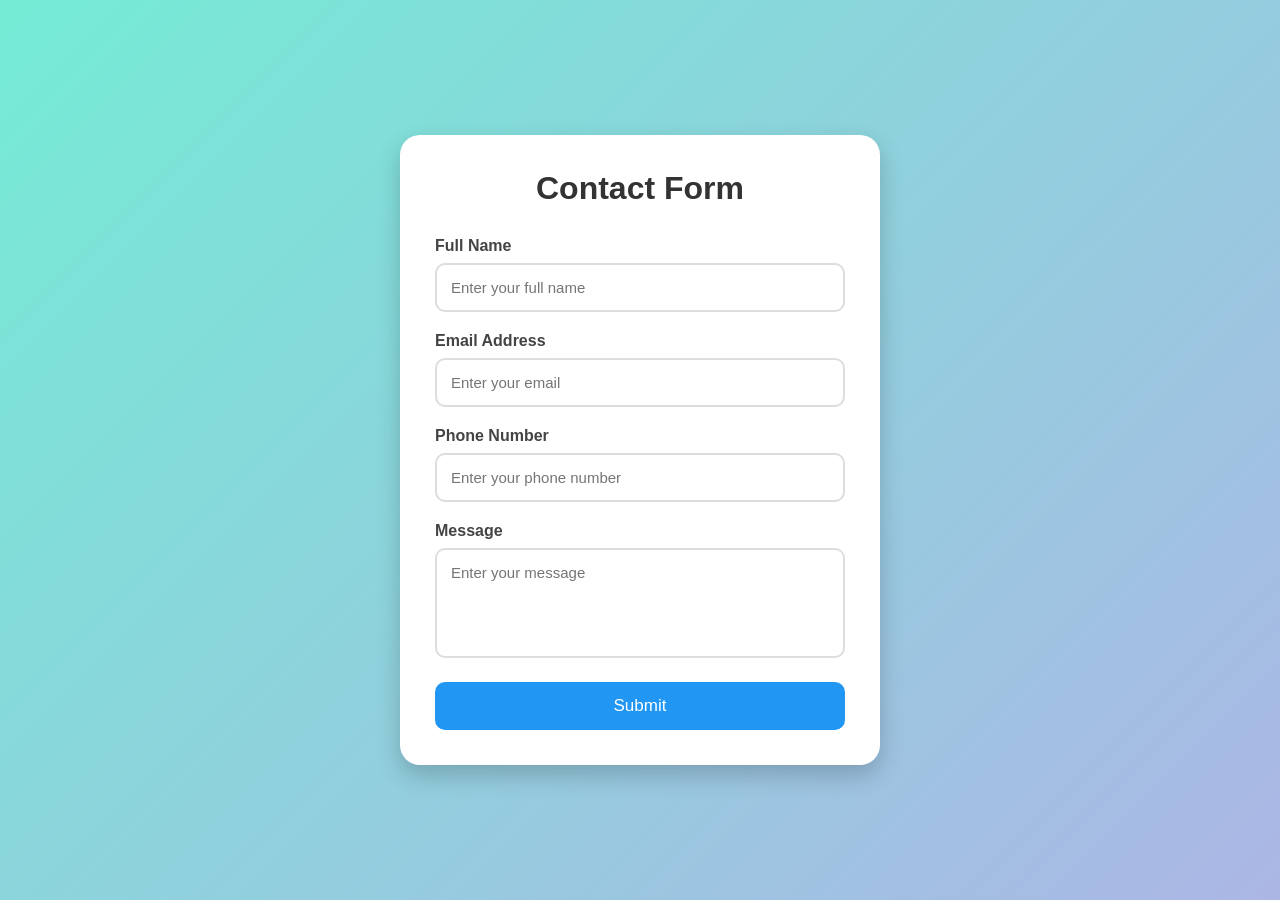
<file: index.html>
<!DOCTYPE html>
<html lang="en">
<head>
  <meta charset="UTF-8">
  <meta name="viewport" content="width=device-width, initial-scale=1.0">
  <title>TaskHub Contact Form</title>
  <link rel="stylesheet" href="style.css">
</head>
<body>

  <div class="container">

    <form id="contactForm">

      <h1>Contact Form</h1>

      <!-- Full Name -->
      <div class="input-group">

        <label>Full Name</label>

        <div class="input-box">
          <input
            type="text"
            id="name"
            placeholder="Enter your full name"
          >
          <span class="icon" id="nameIcon"></span>
        </div>

        <small class="error"></small>

      </div>

      <!-- Email -->
      <div class="input-group">

        <label>Email Address</label>

        <div class="input-box">
          <input
            type="email"
            id="email"
            placeholder="Enter your email"
          >
          <span class="icon" id="emailIcon"></span>
        </div>

        <small class="error"></small>

      </div>

      <!-- Phone -->
      <div class="input-group">

        <label>Phone Number</label>

        <div class="input-box">
          <input
            type="tel"
            id="phone"
            placeholder="Enter your phone number"
          >
          <span class="icon" id="phoneIcon"></span>
        </div>

        <small class="error"></small>

      </div>

      <!-- Message -->
      <div class="input-group">

        <label>Message</label>

        <div class="input-box">
          <textarea
            id="message"
            placeholder="Enter your message"
          ></textarea>

          <span class="icon textarea-icon" id="messageIcon"></span>
        </div>

        <small class="error"></small>

      </div>

      <button type="submit">Submit</button>

    </form>

  </div>

  <script src="script.js"></script>
</body>
</html>
</file>
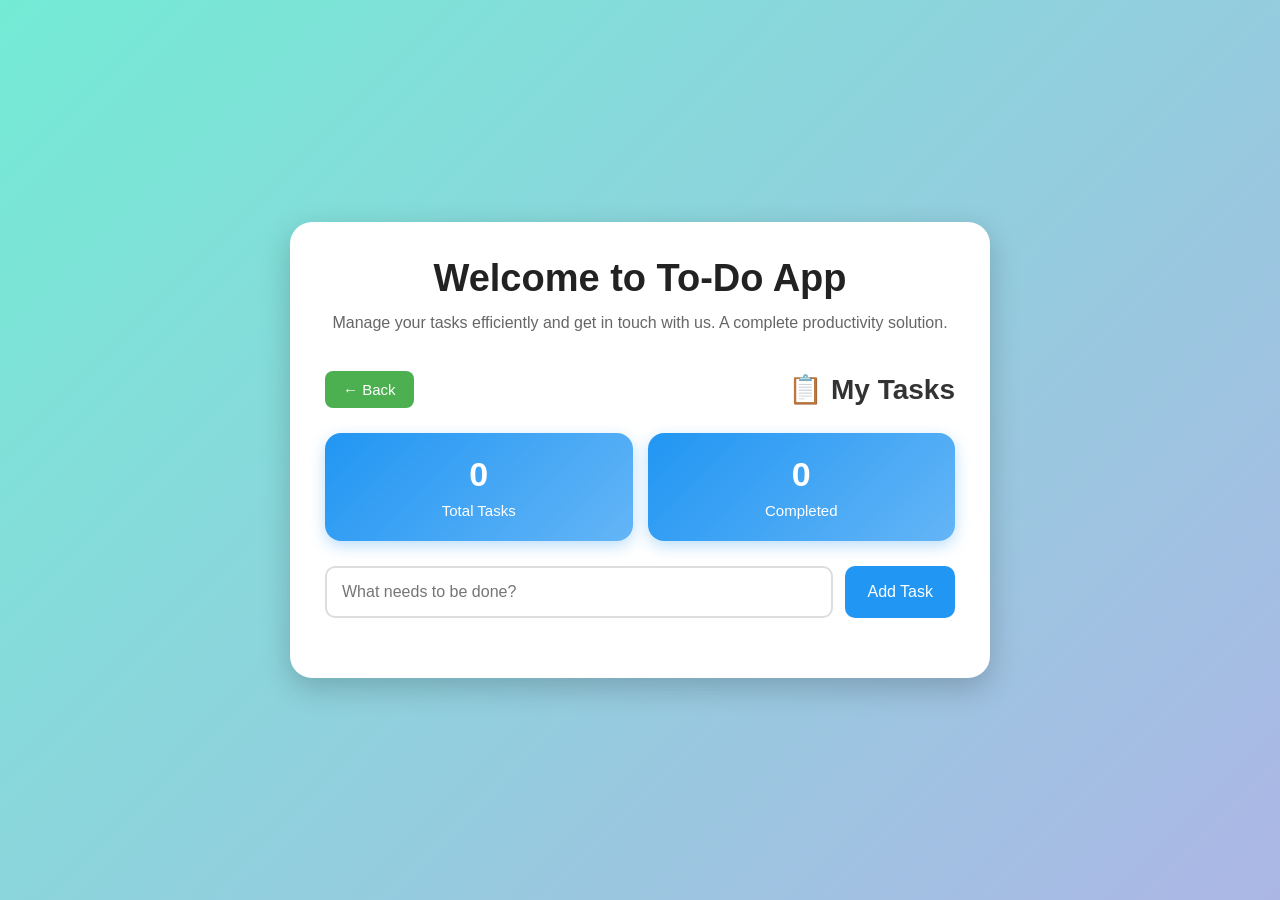
<file: todo.html>
<!DOCTYPE html>
<html lang="en">
<head>
  <meta charset="UTF-8">
  <meta name="viewport" content="width=device-width, initial-scale=1.0">
  <title>To-Do App</title>
  <link rel="stylesheet" href="todo.css">
</head>
<body>

  <div class="todo-container">

    <!-- Welcome Section -->
    <div class="welcome-section">

      <h1>Welcome to To-Do App</h1>

      <p>
        Manage your tasks efficiently and get in touch with us.
        A complete productivity solution.
      </p>

    </div>

    <!-- Header -->
    <div class="header">

      <button class="back-btn" onclick="goBack()">
        ← Back
      </button>

      <h2>📋 My Tasks</h2>

    </div>

    <!-- Notification Message -->
    <div id="notification"></div>

    <!-- Stats Cards -->
    <div class="stats-container">

      <div class="card">
        <h3 id="totalTasks">0</h3>
        <p>Total Tasks</p>
      </div>

      <div class="card">
        <h3 id="completedTasks">0</h3>
        <p>Completed</p>
      </div>

    </div>

    <!-- Input Section -->
    <div class="input-section">

      <input
        type="text"
        id="taskInput"
        placeholder="What needs to be done?"
      >

      <button onclick="addTask()">Add Task</button>

    </div>

    <!-- Task List -->
    <ul id="taskList"></ul>

  </div>

  <script src="todo.js"></script>
</body>
</html>
</file>
<file: style.css>
*{
  margin:0;
  padding:0;
  box-sizing:border-box;
  font-family:Arial, sans-serif;
}

body{
  min-height:100vh;
  display:flex;
  justify-content:center;
  align-items:center;
  background:linear-gradient(135deg,#74ebd5,#ACB6E5);
  padding:20px;
}

.container{
  width:100%;
  max-width:480px;
}

form{
  background:white;
  padding:35px;
  border-radius:20px;
  box-shadow:0 10px 25px rgba(0,0,0,0.2);
}

h1{
  text-align:center;
  margin-bottom:30px;
  color:#333;
}

.input-group{
  margin-bottom:20px;
}

label{
  display:block;
  margin-bottom:8px;
  color:#444;
  font-weight:bold;
}

.input-box{
  position:relative;
}

input,
textarea{
  width:100%;
  padding:14px;
  border:2px solid #ddd;
  border-radius:10px;
  font-size:15px;
  outline:none;
  transition:0.3s;
}

input:focus,
textarea:focus{
  border-color:#2196F3;
}

textarea{
  resize:none;
  height:110px;
}

.icon{
  position:absolute;
  right:15px;
  top:50%;
  transform:translateY(-50%);
  font-size:20px;
  font-weight:bold;
}

.textarea-icon{
  top:25px;
}

.success{
  border-color:green;
}

.invalid{
  border-color:red;
}

.error{
  color:red;
  font-size:13px;
  margin-top:6px;
  display:block;
}

button{
  width:100%;
  padding:14px;
  border:none;
  background:#2196F3;
  color:white;
  border-radius:10px;
  font-size:17px;
  cursor:pointer;
  transition:0.3s;
}

button:hover{
  background:#1976d2;
}

@media(max-width:500px){

  form{
    padding:25px;
  }

}
</file>
<file: todo.css>
*{
  margin:0;
  padding:0;
  box-sizing:border-box;
  font-family:Arial, sans-serif;
}

body{
  min-height:100vh;
  display:flex;
  justify-content:center;
  align-items:center;
  background:linear-gradient(135deg,#74ebd5,#ACB6E5);
  padding:20px;
}

.todo-container{
  width:100%;
  max-width:700px;
  background:white;
  padding:35px;
  border-radius:22px;
  box-shadow:0 10px 30px rgba(0,0,0,0.2);
}

/* Welcome Section */

.welcome-section{
  text-align:center;
  margin-bottom:35px;
}

.welcome-section h1{
  font-size:38px;
  color:#222;
  margin-bottom:10px;
}

.welcome-section p{
  color:#666;
  font-size:16px;
  line-height:1.6;
}

/* Header */

.header{
  display:flex;
  justify-content:space-between;
  align-items:center;
  margin-bottom:25px;
}

.header h2{
  color:#333;
  font-size:28px;
}

/* Back Button */

.back-btn{
  padding:10px 18px;
  border:none;
  background:#4CAF50;
  color:white;
  border-radius:8px;
  cursor:pointer;
  transition:0.3s;
  font-size:15px;
}

.back-btn:hover{
  background:#43a047;
  transform:scale(1.05);
}

/* Notification */

#notification{
  display:none;
  padding:14px;
  margin-bottom:20px;
  border-radius:10px;
  text-align:center;
  font-weight:bold;
  animation:fadeIn 0.4s ease;
}

.success{
  background:#d4edda;
  color:#155724;
}

.delete{
  background:#f8d7da;
  color:#721c24;
}

.complete{
  background:#d1ecf1;
  color:#0c5460;
}

@keyframes fadeIn{
  from{
    opacity:0;
    transform:translateY(-10px);
  }
  to{
    opacity:1;
    transform:translateY(0);
  }
}

/* Stats Cards */

.stats-container{
  display:grid;
  grid-template-columns:1fr 1fr;
  gap:15px;
  margin-bottom:25px;
}

.card{
  background:linear-gradient(135deg,#2196F3,#64B5F6);
  color:white;
  padding:22px;
  border-radius:16px;
  text-align:center;
  box-shadow:0 5px 15px rgba(33,150,243,0.3);
}

.card h3{
  font-size:34px;
  margin-bottom:8px;
}

.card p{
  font-size:15px;
}

/* Input Section */

.input-section{
  display:flex;
  gap:12px;
  margin-bottom:25px;
}

.input-section input{
  flex:1;
  padding:15px;
  border:2px solid #ddd;
  border-radius:10px;
  font-size:16px;
  outline:none;
  transition:0.3s;
}

.input-section input:focus{
  border-color:#2196F3;
}

.input-section button{
  padding:15px 22px;
  border:none;
  background:#2196F3;
  color:white;
  border-radius:10px;
  cursor:pointer;
  font-size:16px;
  transition:0.3s;
}

.input-section button:hover{
  background:#1976d2;
  transform:scale(1.03);
}

/* Task List */

ul{
  list-style:none;
}

li{
  background:#f7f7f7;
  padding:16px;
  margin-bottom:15px;
  border-radius:14px;
  display:flex;
  justify-content:space-between;
  align-items:center;
  transition:0.3s;
}

li:hover{
  transform:translateY(-2px);
  box-shadow:0 5px 12px rgba(0,0,0,0.1);
}

.task-left{
  display:flex;
  align-items:center;
  gap:12px;
}

.task-left input{
  width:18px;
  height:18px;
  cursor:pointer;
}

.task-text{
  font-size:16px;
  color:#333;
}

.completed{
  text-decoration:line-through;
  color:gray;
  opacity:0.7;
}

/* Delete Button */

.delete-btn{
  border:none;
  background:red;
  color:white;
  padding:8px 14px;
  border-radius:8px;
  cursor:pointer;
  transition:0.3s;
}

.delete-btn:hover{
  background:darkred;
}

/* Responsive */

@media(max-width:700px){

  .header{
    flex-direction:column;
    gap:15px;
  }

  .stats-container{
    grid-template-columns:1fr;
  }

  .input-section{
    flex-direction:column;
  }

  .input-section button{
    width:100%;
  }

  .welcome-section h1{
    font-size:30px;
  }

}
</file>
